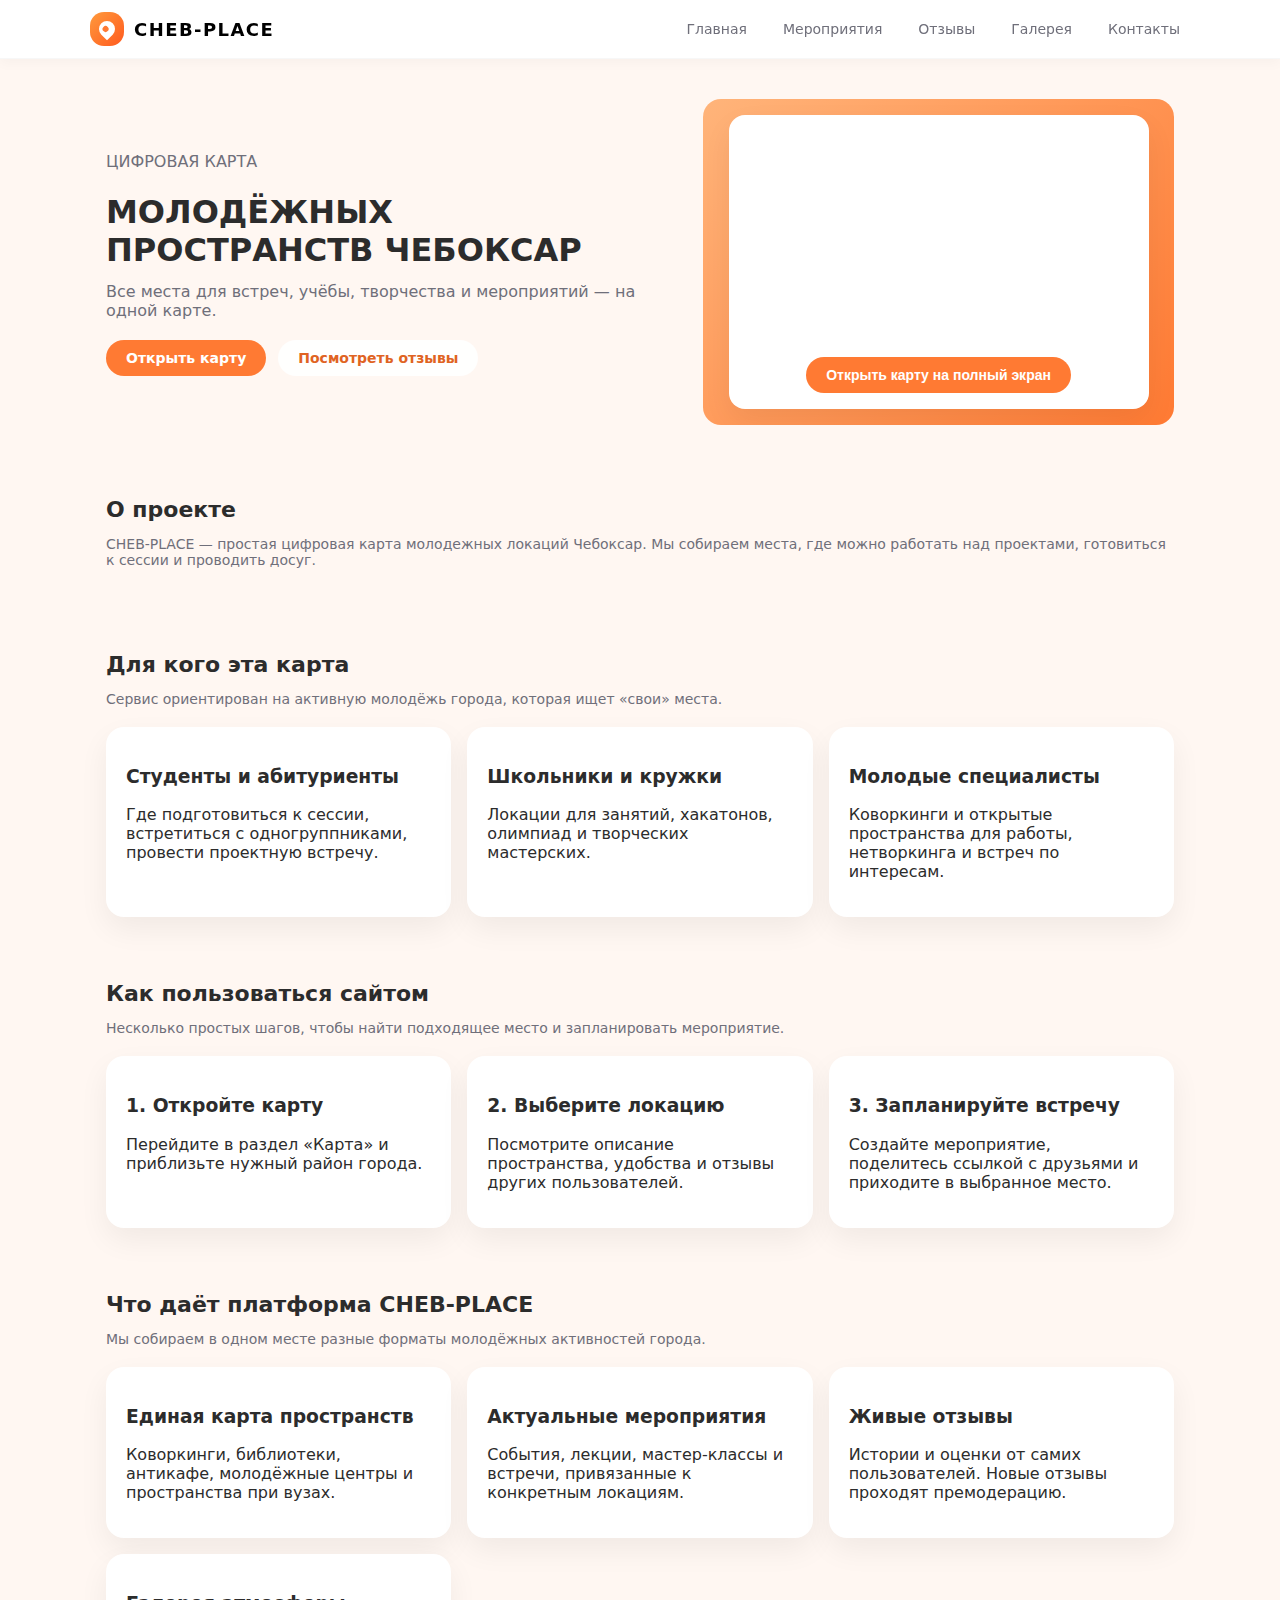
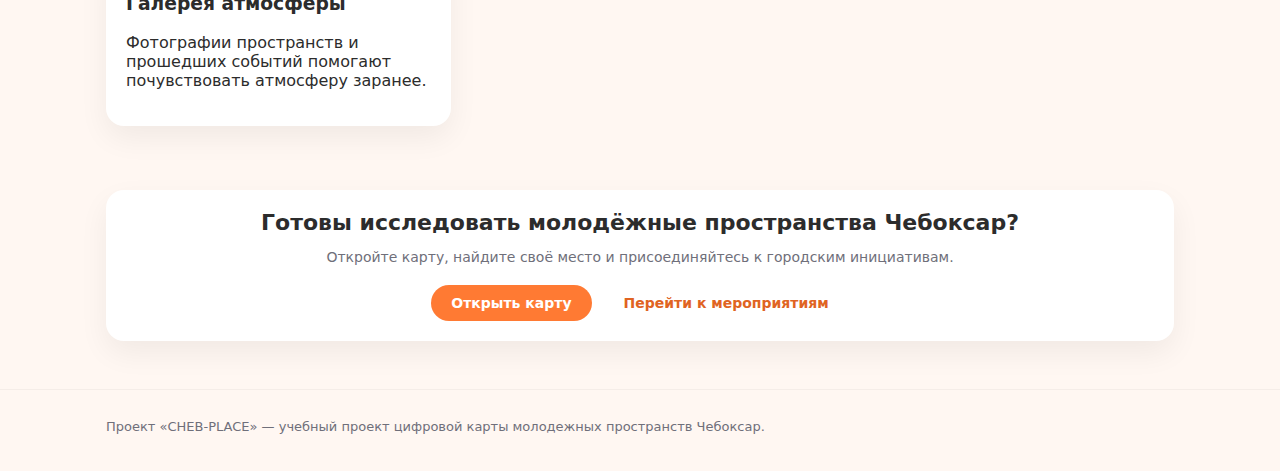
<file: templates/index.html>
<!DOCTYPE html>
<html lang="ru">
<head>
    <meta charset="UTF-8">
    <title>CHEB-PLACE — Главная</title>
    <link rel="stylesheet" href="/static/styles.css">
</head>
<body>

<!-- Одна и та же шапка с меню на всех страницах -->
<header class="header">
    <div class="container header-inner">
        <div class="logo">
            <span class="logo-icon">
                <span class="logo-pin"></span>
            </span>
            <span class="logo-text">CHEB-PLACE</span>
        </div>
        <nav class="nav">
            <a href="index.html">Главная</a>
            <a href="events.html">Мероприятия</a>
            <a href="reviews.html">Отзывы</a>
            <a href="gallery.html">Галерея</a>
            <a href="contacts.html">Контакты</a>
        </nav>
    </div>
</header>

<main class="container">
    <!-- 1. Краткое описание проекта (герой-блок) -->
    <section class="hero">
        <div class="hero-text">
            <p class="hero-eyebrow">ЦИФРОВАЯ КАРТА</p>
            <h1>МОЛОДЁЖНЫХ ПРОСТРАНСТВ ЧЕБОКСАР</h1>
            <p>Все места для встреч, учёбы, творчества и мероприятий — на одной карте.</p>
            <div class="hero-actions">
                <a href="map.html" class="btn btn-primary">Открыть карту</a>
                <a href="reviews.html" class="btn btn-ghost">Посмотреть отзывы</a>
            </div>
        </div>
        <div class="hero-visual">
            <!-- Превью карты через встроенный iframe (без API-ключа) -->
            <div class="hero-map-preview">
                <iframe
                    src="https://www.google.com/maps?q=56.1334,47.2511&z=12&output=embed"
                    width="100%"
                    height="220"
                    style="border:0; border-radius:12px;"
                    loading="lazy"
                    referrerpolicy="no-referrer-when-downgrade">
                </iframe>
                <button class="btn btn-primary hero-map-button"
                        type="button"
                        onclick="window.location.href='map.html'">
                    Открыть карту на полный экран
                </button>
            </div>
        </div>
    </section>

    <!-- 2. Блок «О проекте» -->
    <section class="section" id="about">
        <h2 class="section-title">О проекте</h2>
        <p class="section-subtitle">
            CHEB‑PLACE — простая цифровая карта молодежных локаций Чебоксар. Мы собираем места,
            где можно работать над проектами, готовиться к сессии и проводить досуг.
        </p>
    </section>

    <!-- 3. Блок «Для кого этот сайт» -->
    <section class="section" id="for-who">
        <h2 class="section-title">Для кого эта карта</h2>
        <p class="section-subtitle">
            Сервис ориентирован на активную молодёжь города, которая ищет «свои» места.
        </p>
        <div class="card-grid">
            <div class="card">
                <h3>Студенты и абитуриенты</h3>
                <p>Где подготовиться к сессии, встретиться с одногруппниками, провести проектную встречу.</p>
            </div>
            <div class="card">
                <h3>Школьники и кружки</h3>
                <p>Локации для занятий, хакатонов, олимпиад и творческих мастерских.</p>
            </div>
            <div class="card">
                <h3>Молодые специалисты</h3>
                <p>Коворкинги и открытые пространства для работы, нетворкинга и встреч по интересам.</p>
            </div>
        </div>
    </section>

    <!-- 4. Блок «Как пользоваться сайтом» -->
    <section class="section" id="how">
        <h2 class="section-title">Как пользоваться сайтом</h2>
        <p class="section-subtitle">
            Несколько простых шагов, чтобы найти подходящее место и запланировать мероприятие.
        </p>
        <div class="card-grid">
            <div class="card">
                <h3>1. Откройте карту</h3>
                <p>Перейдите в раздел «Карта» и приблизьте нужный район города.</p>
            </div>
            <div class="card">
                <h3>2. Выберите локацию</h3>
                <p>Посмотрите описание пространства, удобства и отзывы других пользователей.</p>
            </div>
            <div class="card">
                <h3>3. Запланируйте встречу</h3>
                <p>Создайте мероприятие, поделитесь ссылкой с друзьями и приходите в выбранное место.</p>
            </div>
        </div>
    </section>

    <!-- 5. Преимущества / возможности платформы -->
    <section class="section" id="features">
        <h2 class="section-title">Что даёт платформа CHEB‑PLACE</h2>
        <p class="section-subtitle">
            Мы собираем в одном месте разные форматы молодёжных активностей города.
        </p>
        <div class="card-grid">
            <div class="card">
                <h3>Единая карта пространств</h3>
                <p>Коворкинги, библиотеки, антикафе, молодёжные центры и пространства при вузах.</p>
            </div>
            <div class="card">
                <h3>Актуальные мероприятия</h3>
                <p>События, лекции, мастер‑классы и встречи, привязанные к конкретным локациям.</p>
            </div>
            <div class="card">
                <h3>Живые отзывы</h3>
                <p>Истории и оценки от самих пользователей. Новые отзывы проходят премодерацию.</p>
            </div>
            <div class="card">
                <h3>Галерея атмосферы</h3>
                <p>Фотографии пространств и прошедших событий помогают почувствовать атмосферу заранее.</p>
            </div>
        </div>
    </section>

    <!-- 6. Завершающий блок с кнопкой -->
    <section class="section" id="cta">
        <div class="card" style="text-align: center;">
            <h2 class="section-title">Готовы исследовать молодёжные пространства Чебоксар?</h2>
            <p class="section-subtitle">
                Откройте карту, найдите своё место и присоединяйтесь к городским инициативам.
            </p>
            <div class="hero-actions" style="justify-content: center;">
                <a href="map.html" class="btn btn-primary">Открыть карту</a>
                <a href="events.html" class="btn btn-ghost">Перейти к мероприятиям</a>
            </div>
        </div>
    </section>
</main>

<footer class="footer">
    <div class="container">
        <p>Проект «CHEB-PLACE» — учебный проект цифровой карты молодежных пространств Чебоксар.</p>
    </div>
</footer>

</body>
</html>
</file>
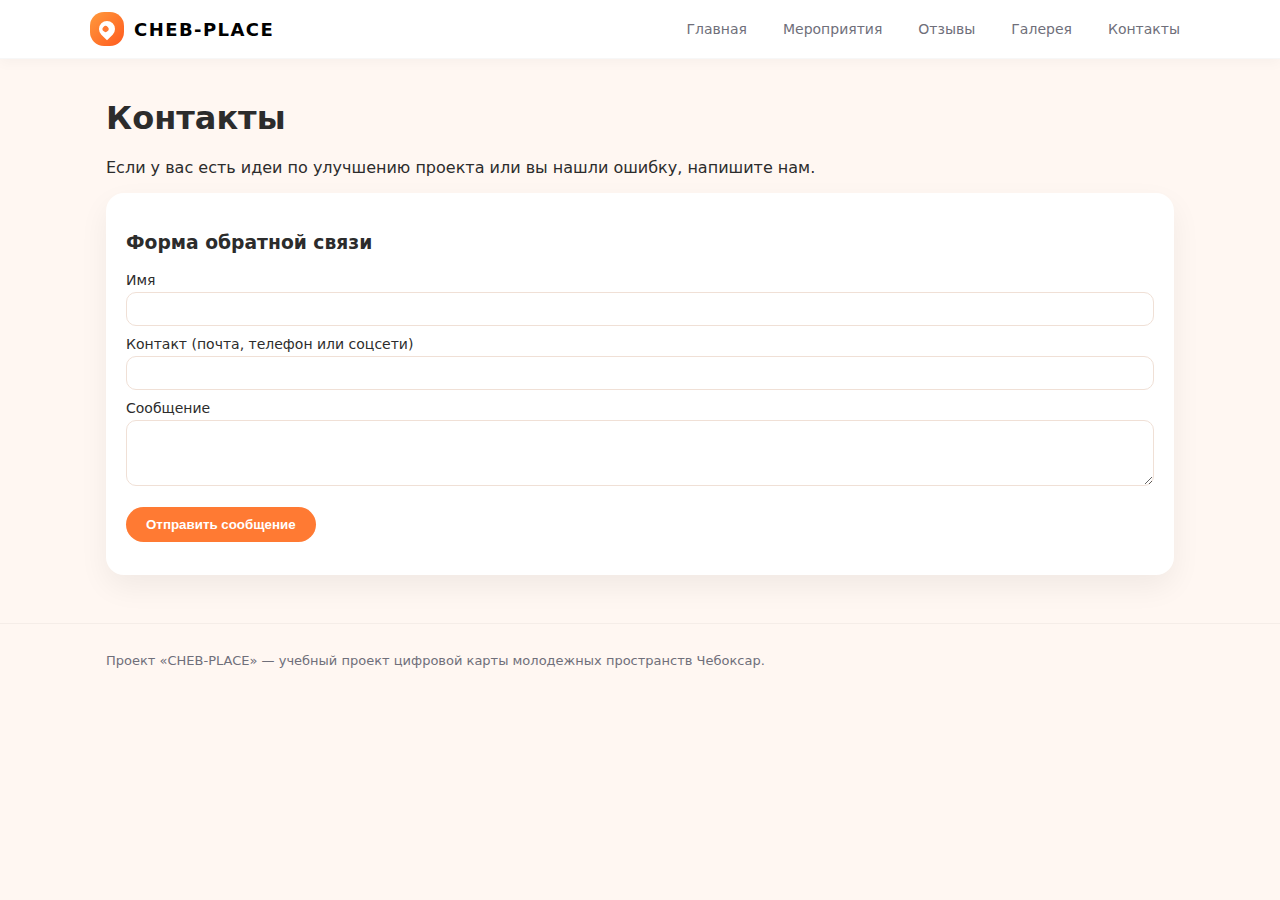
<file: templates/contacts.html>
<!DOCTYPE html>
<html lang="ru">
<head>
    <meta charset="UTF-8">
    <title>CHEB-PLACE — Контакты</title>
    <link rel="stylesheet" href="/static/styles.css">
</head>
<body>

<header class="header">
    <div class="container header-inner">
        <div class="logo">
            <span class="logo-icon">
                <span class="logo-pin"></span>
            </span>
            <span class="logo-text">CHEB-PLACE</span>
        </div>
        <nav class="nav">
            <a href="index.html">Главная</a>
            <a href="events.html">Мероприятия</a>
            <a href="reviews.html">Отзывы</a>
            <a href="gallery.html">Галерея</a>
            <a href="contacts.html">Контакты</a>
        </nav>
    </div>
</header>

<main class="container">
    <section class="section">
        <h1>Контакты</h1>
        <p>Если у вас есть идеи по улучшению проекта или вы нашли ошибку, напишите нам.</p>

        <div class="card form-card" style="margin-top: 16px;">
            <h3>Форма обратной связи</h3>
            <form id="feedback-form">
                <label>
                    Имя
                    <input type="text" name="name" required>
                </label>
                <label>
                    Контакт (почта, телефон или соцсети)
                    <input type="text" name="contact">
                </label>
                <label>
                    Сообщение
                    <textarea name="message" rows="3" required></textarea>
                </label>
                <button type="submit">Отправить сообщение</button>
                <p id="feedback-form-message" class="form-message"></p>
            </form>
        </div>
    </section>
</main>

<footer class="footer">
    <div class="container">
        <p>Проект «CHEB-PLACE» — учебный проект цифровой карты молодежных пространств Чебоксар.</p>
    </div>
</footer>

<script>
function initFeedbackForm() {
    const form = document.getElementById("feedback-form");
    const messageEl = document.getElementById("feedback-form-message");

    form.addEventListener("submit", async (e) => {
        e.preventDefault();
        messageEl.textContent = "";
        messageEl.className = "form-message";

        const payload = {
            name: form.name.value,
            contact: form.contact.value || null,
            message: form.message.value
        };

        try {
            const res = await fetch("/feedback", {
                method: "POST",
                headers: {"Content-Type": "application/json"},
                body: JSON.stringify(payload)
            });
            if (!res.ok) {
                const data = await res.json().catch(() => ({}));
                throw new Error(data.detail || "Ошибка отправки сообщения");
            }
            await res.json();
            messageEl.textContent = "Сообщение отправлено. Спасибо!";
            messageEl.classList.add("success");
            form.reset();
        } catch (err) {
            console.error(err);
            messageEl.textContent = err.message || "Произошла ошибка.";
            messageEl.classList.add("error");
        }
    });
}

document.addEventListener("DOMContentLoaded", () => {
    initFeedbackForm();
});
</script>

</body>
</html>
</file>
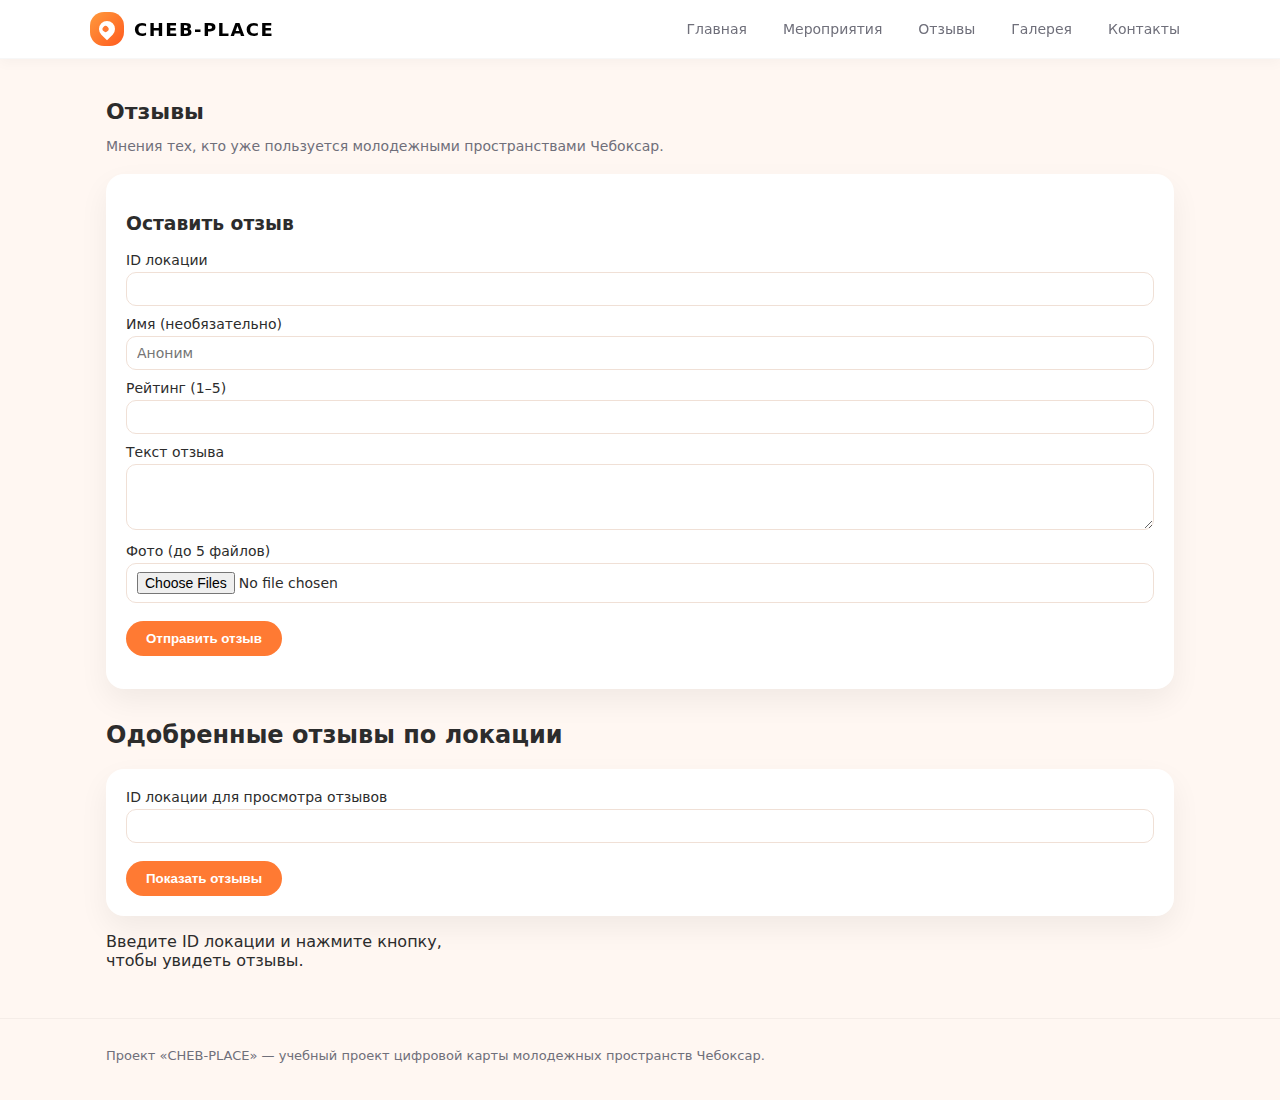
<file: templates/reviews.html>
<!DOCTYPE html>
<html lang="ru">
<head>
    <meta charset="UTF-8">
    <title>CHEB-PLACE — Отзывы</title>
    <link rel="stylesheet" href="/static/styles.css">
</head>
<body>

<header class="header">
    <div class="container header-inner">
        <div class="logo">
            <span class="logo-icon">
                <span class="logo-pin"></span>
            </span>
            <span class="logo-text">CHEB-PLACE</span>
        </div>
        <nav class="nav">
            <a href="index.html">Главная</a>
            <a href="events.html">Мероприятия</a>
            <a href="reviews.html">Отзывы</a>
            <a href="gallery.html">Галерея</a>
            <a href="contacts.html">Контакты</a>
        </nav>
    </div>
</header>

<main class="container">
    <!-- Верхний блок в стиле карточек с отзывами -->
    <section class="section">
        <h1 class="section-title">Отзывы</h1>
        <p class="section-subtitle">Мнения тех, кто уже пользуется молодежными пространствами Чебоксар.</p>

        <div class="card form-card" style="margin-top: 16px;">
            <h3>Оставить отзыв</h3>
            <form id="review-form" enctype="multipart/form-data">
                <label>
                    ID локации
                    <!--
                      Для простоты здесь вводится только числовой ID.
                      Список локаций можно посмотреть на карте или получить через API /places.
                    -->
                    <input type="number" name="place_id" min="1" required>
                </label>
                <label>
                    Имя (необязательно)
                    <input type="text" name="author_name" placeholder="Аноним">
                </label>
                <label>
                    Рейтинг (1–5)
                    <input type="number" name="rating" min="1" max="5" required>
                </label>
                <label>
                    Текст отзыва
                    <textarea name="text" rows="3" required></textarea>
                </label>
                <label>
                    Фото (до 5 файлов)
                    <input type="file" name="files" accept="image/*" multiple>
                </label>
                <button type="submit">Отправить отзыв</button>
                <p id="review-form-message" class="form-message"></p>
            </form>
        </div>

        <h2 style="margin-top: 32px;">Одобренные отзывы по локации</h2>
        <div class="card form-card">
            <label>
                ID локации для просмотра отзывов
                <input type="number" id="reviews-place-id" min="1">
            </label>
            <button type="button" id="load-reviews-btn">Показать отзывы</button>
        </div>

        <div id="reviews-list" class="card-grid"></div>
    </section>
</main>

<footer class="footer">
    <div class="container">
        <p>Проект «CHEB-PLACE» — учебный проект цифровой карты молодежных пространств Чебоксар.</p>
    </div>
</footer>

<script>
async function fetchJSON(url) {
    const res = await fetch(url);
    if (!res.ok) {
        throw new Error("Ошибка загрузки данных: " + res.status);
    }
    return await res.json();
}

async function loadReviews(placeId) {
    const container = document.getElementById("reviews-list");
    container.innerHTML = "";
    if (!placeId) {
        container.textContent = "Введите ID локации и нажмите кнопку, чтобы увидеть отзывы.";
        return;
    }
    try {
        const reviews = await fetchJSON("/reviews?place_id=" + encodeURIComponent(placeId));
        if (!reviews.length) {
            container.textContent = "Для этой локации пока нет одобренных отзывов.";
            return;
        }
        reviews.forEach(r => {
            const card = document.createElement("div");
            card.className = "card";

            const title = document.createElement("h3");
            title.textContent = r.author_name || "Аноним";

            const rating = document.createElement("div");
            rating.className = "rating";
            rating.textContent = "★".repeat(r.rating);

            const text = document.createElement("p");
            text.textContent = r.text;

            const meta = document.createElement("div");
            meta.className = "place-meta";
            meta.textContent = new Date(r.created_at).toLocaleString("ru-RU");

            card.appendChild(title);
            card.appendChild(rating);
            card.appendChild(text);
            card.appendChild(meta);

            if (r.photos && r.photos.length) {
                const photos = document.createElement("div");
                photos.className = "gallery-photos";
                r.photos.forEach(ph => {
                    const img = document.createElement("img");
                    img.src = ph.url;
                    img.alt = "Фото отзыва";
                    img.loading = "lazy";
                    photos.appendChild(img);
                });
                card.appendChild(photos);
            }

            container.appendChild(card);
        });
    } catch (e) {
        container.textContent = "Ошибка загрузки отзывов.";
        console.error(e);
    }
}

function initReviewForm() {
    const form = document.getElementById("review-form");
    const messageEl = document.getElementById("review-form-message");

    form.addEventListener("submit", async (e) => {
        e.preventDefault();
        messageEl.textContent = "";
        messageEl.className = "form-message";

        const filesInput = form.querySelector('input[name="files"]');
        if (filesInput.files.length > 5) {
            messageEl.textContent = "Можно прикрепить не более 5 изображений.";
            messageEl.classList.add("error");
            return;
        }

        const formData = new FormData(form);

        try {
            const res = await fetch("/reviews", {
                method: "POST",
                body: formData
            });
            if (!res.ok) {
                const data = await res.json().catch(() => ({}));
                throw new Error(data.detail || "Ошибка отправки отзыва");
            }
            await res.json();
            messageEl.textContent = "Отзыв отправлен и ожидает модерации.";
            messageEl.classList.add("success");
            const placeId = form.place_id.value;
            if (placeId) {
                document.getElementById("reviews-place-id").value = placeId;
                await loadReviews(placeId);
            }
            form.reset();
        } catch (err) {
            console.error(err);
            messageEl.textContent = err.message || "Произошла ошибка.";
            messageEl.classList.add("error");
        }
    });
}

function initReviewsFilter() {
    const btn = document.getElementById("load-reviews-btn");
    const input = document.getElementById("reviews-place-id");
    btn.addEventListener("click", () => {
        const id = input.value;
        loadReviews(id);
    });
}

document.addEventListener("DOMContentLoaded", () => {
    initReviewForm();
    initReviewsFilter();
    // По умолчанию просто подсказка
    loadReviews(null);
});
</script>

</body>
</html>
</file>
<file: static/styles.css>
*,
*::before,
*::after {
    box-sizing: border-box;
}

:root {
    --bg-main: #fff7f2;
    --bg-card: #ffffff;
    --accent: #ff7a33;
    --accent-dark: #e06322;
    --accent-soft: #ffe1cd;
    --text-main: #2c2c2c;
    --text-muted: #6f6f7a;
    --border-soft: #f0e0d6;
    --shadow-soft: 0 12px 30px rgba(0, 0, 0, 0.06);
    --radius-lg: 18px;
    --radius-md: 12px;
}

body {
    margin: 0;
    font-family: system-ui, -apple-system, BlinkMacSystemFont, "Segoe UI", sans-serif;
    background: var(--bg-main);
    color: var(--text-main);
}

.container {
    width: 100%;
    max-width: 1100px;
    margin: 0 auto;
    padding: 0 16px;
}

.header {
    position: sticky;
    top: 0;
    z-index: 10;
    background: #ffffff;
    border-bottom: 1px solid rgba(0, 0, 0, 0.03);
    box-shadow: 0 4px 12px rgba(0, 0, 0, 0.03);
}

.header-inner {
    display: flex;
    align-items: center;
    justify-content: space-between;
    padding: 12px 0;
}

.logo {
    display: inline-flex;
    align-items: center;
    gap: 10px;
    font-weight: 700;
    letter-spacing: 0.06em;
    font-size: 18px;
    text-transform: uppercase;
    color: #000;
}

.logo-icon {
    width: 34px;
    height: 34px;
    border-radius: 14px;
    background: linear-gradient(135deg, #ff9a3c, #ff5a1f);
    display: inline-flex;
    align-items: center;
    justify-content: center;
}

.logo-pin {
    width: 16px;
    height: 16px;
    background: #ffffff;
    border-radius: 50% 50% 50% 0;
    transform: rotate(-45deg);
    position: relative;
}

.logo-pin::after {
    content: "";
    position: absolute;
    width: 6px;
    height: 6px;
    border-radius: 50%;
    background: var(--accent);
    top: 4px;
    left: 4px;
}

.logo-text {
    letter-spacing: 0.08em;
}

.nav {
    display: flex;
    gap: 16px;
    flex-wrap: wrap;
}

.nav a {
    text-decoration: none;
    color: var(--text-muted);
    font-size: 14px;
    padding: 6px 10px;
    border-radius: 999px;
    transition: background 0.15s, color 0.15s;
}

.nav a.active,
.nav a:hover {
    background: var(--accent);
    color: #fff;
}

.section {
    padding: 40px 0 24px;
}

.section h1,
.section h2 {
    margin-top: 0;
}

.card-grid {
    display: grid;
    grid-template-columns: repeat(auto-fill, minmax(260px, 1fr));
    gap: 16px;
    margin-top: 16px;
}

.card {
    background: var(--bg-card);
    border-radius: var(--radius-lg);
    padding: 20px;
    box-shadow: var(--shadow-soft);
}

.hero {
    display: grid;
    grid-template-columns: minmax(0, 1.2fr) minmax(0, 1fr);
    gap: 32px;
    align-items: center;
    padding: 40px 0 32px;
}

.hero-text h1 {
    font-size: 32px;
    line-height: 1.2;
    margin-bottom: 12px;
}

.hero-text p {
    margin: 4px 0;
    color: var(--text-muted);
}

.hero-badge {
    display: inline-flex;
    align-items: center;
    gap: 8px;
    padding: 6px 12px;
    border-radius: 999px;
    background: rgba(255, 255, 255, 0.8);
    font-size: 13px;
    color: var(--text-muted);
}

.hero-actions {
    display: flex;
    flex-wrap: wrap;
    gap: 12px;
    margin-top: 20px;
}

.btn {
    display: inline-flex;
    align-items: center;
    justify-content: center;
    padding: 10px 20px;
    border-radius: 999px;
    border: none;
    font-weight: 600;
    font-size: 14px;
    cursor: pointer;
    text-decoration: none;
    white-space: nowrap;
}

.btn-primary {
    background: var(--accent);
    color: #fff;
}

.btn-primary:hover {
    background: var(--accent-dark);
}

.btn-ghost {
    background: rgba(255, 255, 255, 0.9);
    color: var(--accent-dark);
}

.btn-ghost:hover {
    background: #ffffff;
}

.hero-visual {
    border-radius: var(--radius-lg);
    overflow: hidden;
    background: linear-gradient(135deg, #ffb47a, #ff7a33);
    min-height: 220px;
    display: flex;
    align-items: flex-end;
    justify-content: center;
    padding: 16px;
}

.hero-map-frame {
    width: 100%;
    max-width: 420px;
    border-radius: 16px;
    overflow: hidden;
    box-shadow: var(--shadow-soft);
    border: 4px solid rgba(255, 255, 255, 0.8);
}

.section-title {
    font-size: 22px;
    margin-bottom: 8px;
}

.section-subtitle {
    font-size: 14px;
    color: var(--text-muted);
    margin-bottom: 20px;
}

.form-card label {
    display: block;
    font-size: 14px;
    margin-bottom: 10px;
}

.form-card input,
.form-card textarea {
    width: 100%;
    margin-top: 4px;
    padding: 8px 10px;
    border-radius: 10px;
    border: 1px solid var(--border-soft);
    font-family: inherit;
    font-size: 14px;
}

.form-card button {
    margin-top: 8px;
    padding: 10px 20px;
    border-radius: 999px;
    border: none;
    background: var(--accent);
    color: #fff;
    font-weight: 600;
    cursor: pointer;
}

.form-card button:hover {
    background: var(--accent-dark);
}

.form-message {
    font-size: 13px;
    margin-top: 6px;
}

.form-message.success {
    color: #207227;
}

.form-message.error {
    color: #b00020;
}

.place-meta {
    font-size: 13px;
    color: var(--text-muted);
}

.badge {
    display: inline-block;
    padding: 2px 8px;
    border-radius: 999px;
    font-size: 11px;
    background: var(--accent-soft);
    color: var(--accent-dark);
    margin-right: 4px;
}

.rating {
    color: #f39c12;
    font-weight: 600;
}

.gallery-section {
    margin-bottom: 24px;
}

.gallery-title {
    margin-bottom: 8px;
}

.gallery-photos {
    display: flex;
    flex-wrap: wrap;
    gap: 8px;
}

.gallery-photos img {
    max-width: 160px;
    border-radius: 8px;
    object-fit: cover;
}

.footer {
    border-top: 1px solid rgba(0, 0, 0, 0.04);
    margin-top: 24px;
    padding: 16px 0 24px;
    font-size: 13px;
    color: var(--text-muted);
}

.hero-map-preview {
    width: 100%;
    max-width: 420px;
    background: #ffffff;
    border-radius: 16px;
    padding: 12px 12px 16px;
    box-shadow: var(--shadow-soft);
    display: flex;
    flex-direction: column;
    gap: 10px;
}

#home-map {
    width: 100%;
    height: 220px;
    border-radius: 12px;
    overflow: hidden;
}

.hero-map-button {
    align-self: center;
}

.map-full-wrapper {
    width: 100%;
    height: calc(100vh - 56px); /* высота окна минус шапка */
    margin: 0;
}

.map-full-wrapper #full-map {
    width: 100%;
    height: 100%;
}

/* Сетка категорий мероприятий на странице events.html */
.event-categories {
    display: grid;
    grid-template-columns: repeat(4, minmax(0, 1fr));
    gap: 16px;
    margin: 16px 0 24px;
}

.event-category-card {
    display: flex;
    flex-direction: column;
    justify-content: flex-end;
    padding: 16px;
    border-radius: 18px;
    background: linear-gradient(135deg, #f4f4f7, #ffffff);
    box-shadow: var(--shadow-soft);
    min-height: 120px;
    text-decoration: none;
    color: inherit;
    transition: transform 0.12s ease, box-shadow 0.12s ease;
}

.event-category-card:hover {
    transform: translateY(-2px);
    box-shadow: 0 18px 40px rgba(0, 0, 0, 0.08);
}

.event-category-icon {
    font-size: 26px;
    margin-bottom: 12px;
}

.event-category-title {
    font-weight: 600;
    margin-bottom: 4px;
}

.event-category-subtitle {
    font-size: 13px;
    color: var(--text-muted);
}

@media (max-width: 640px) {
    .header-inner {
        flex-direction: column;
        align-items: flex-start;
        gap: 8px;
    }

    .hero {
        grid-template-columns: 1fr;
        padding-top: 24px;
    }

    .event-categories {
        grid-template-columns: repeat(2, minmax(0, 1fr));
    }
}
</file>
